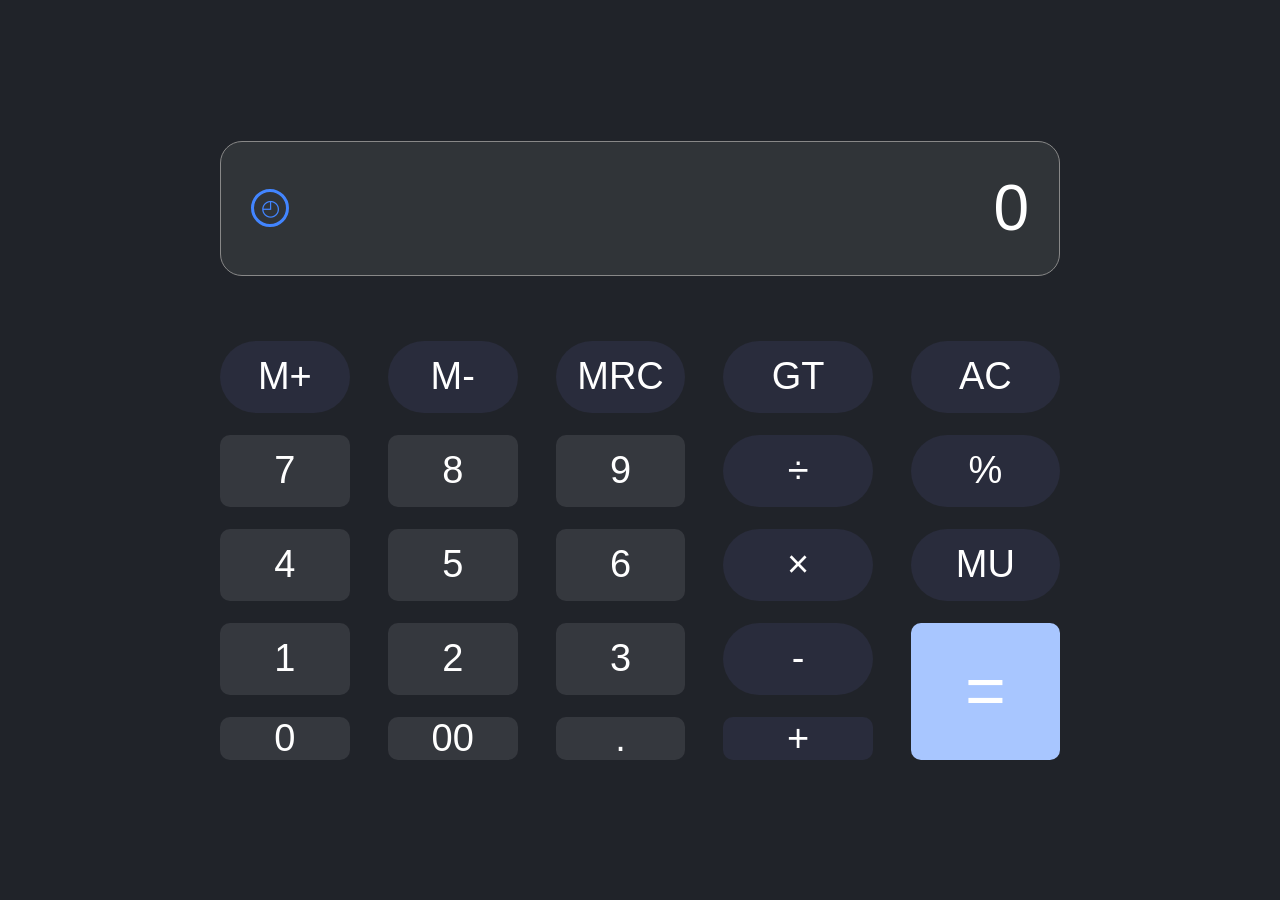
<file: src/index.html>
<!doctype html>
<html lang="en">
  <head>
    <meta charset="UTF-8" />
    <meta name="viewport" content="width=device-width, initial-scale=1.0" />
    <title>Calculator</title>

    <link rel="stylesheet" href="style.css" />
  </head>

  <body>
    <div class="calculator">
      <!-- DISPLAY -->
      <div class="display">
        <button
          class="history-btn"
          onclick="window.location.href = 'history.html'"
        >
          ◴
        </button>

        <div class="display-number">0</div>
      </div>

      <!-- TOMBOL KALKULATOR -->
      <div class="buttons">
        <!-- BARIS MEMORY -->
        <button class="btn memory">M+</button>
        <button class="btn memory">M-</button>
        <button class="btn memory">MRC</button>
        <button class="btn memory">GT</button>
        <button class="btn memory">AC</button>

        <!-- BARIS 7 8 9 -->
        <button class="btn number">7</button>
        <button class="btn number">8</button>
        <button class="btn number">9</button>
        <button class="btn operator">÷</button>
        <button class="btn operator">%</button>

        <!-- BARIS 4 5 6 -->
        <button class="btn number">4</button>
        <button class="btn number">5</button>
        <button class="btn number">6</button>
        <button class="btn operator">×</button>
        <button class="btn operator">MU</button>

        <!-- BARIS 1 2 3 -->
        <button class="btn number">1</button>
        <button class="btn number">2</button>
        <button class="btn number">3</button>
        <button class="btn operator">-</button>

        <!-- TOMBOL = -->
        <button class="btn equal">=</button>

        <!-- BARIS BAWAH -->
        <button class="btn number">0</button>
        <button class="btn number">00</button>
        <button class="btn number">.</button>
        <button class="btn plus">+</button>
      </div>
    </div>

    <script src="script.js"></script>
  </body>
</html>
</file>
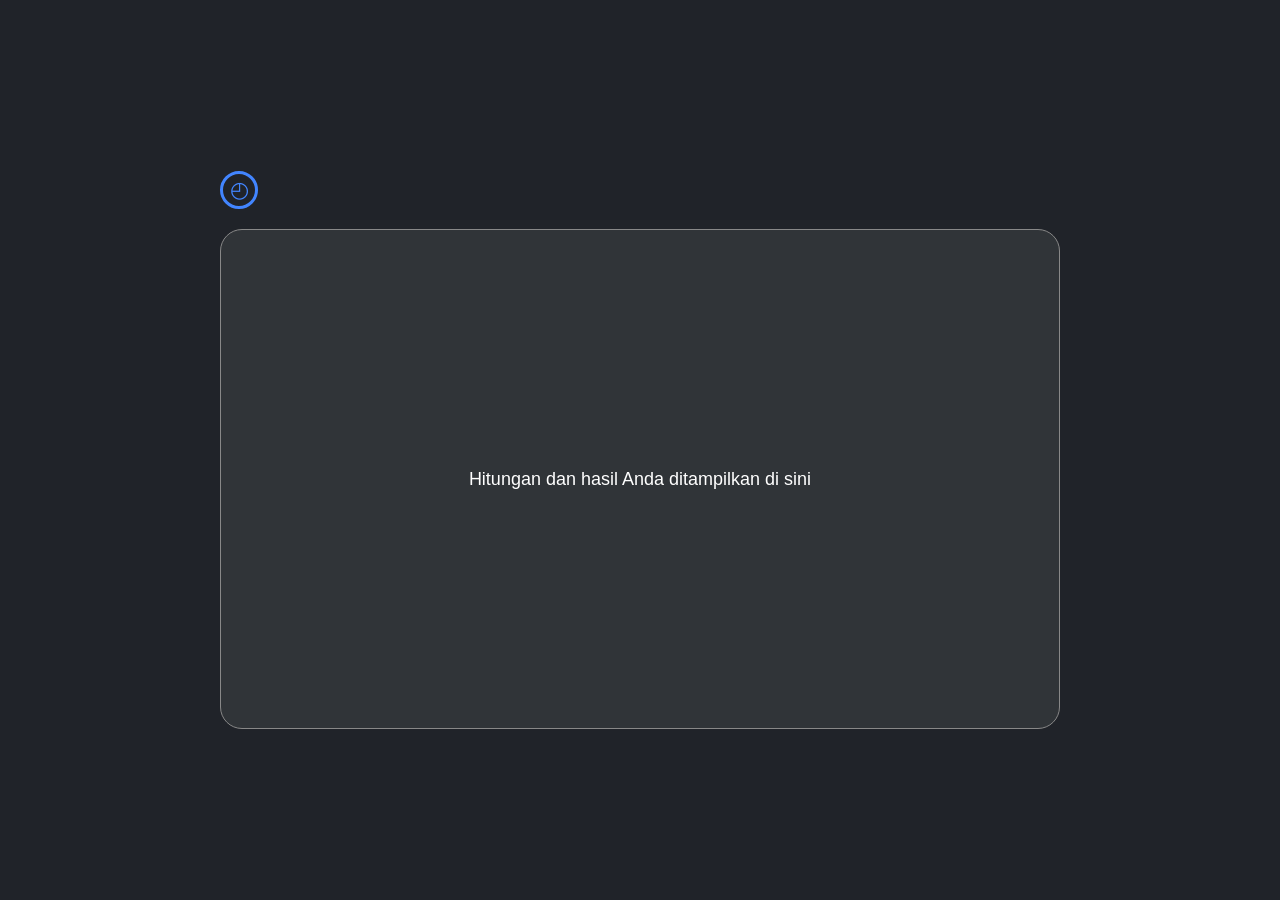
<file: src/history.html>
<!doctype html>
<html lang="en">
  <head>
    <meta charset="UTF-8" />
    <meta name="viewport" content="width=device-width, initial-scale=1.0" />
    <title>History Calculator</title>
    <link rel="stylesheet" href="histori.css" />
  </head>

  <body>
    <main class="history-page">
      <button class="history-btn" onclick="window.location.href = 'index.html'">
        ◴
      </button>

      <div class="history-box">
        <p class="history-empty" id="historyEmpty">
          Hitungan dan hasil Anda ditampilkan di sini
        </p>

        <div class="history-list" id="historyList"></div>
      </div>
    </main>

    <script src="history.js"></script>
  </body>
</html>
</file>
<file: src/style.css>
* {
    margin: 0;
    padding: 0;
    box-sizing: border-box;
}

body {
    min-height: 100vh;

    background: #202329;

    display: flex;
    justify-content: center;
    align-items: center;

    font-family: Arial, sans-serif;
}


/* =========================
   CALCULATOR
========================= */

.calculator {
    width: 900px;
    padding: 30px;
}


/* =========================
   DISPLAY
========================= */

.display {
    width: 100%;
    height: 135px;

    background: #303438;

    border: 1px solid #888;
    border-radius: 22px;

    display: flex;
    align-items: center;
    justify-content: space-between;

    padding: 15px 30px;

    margin-bottom: 65px;

    /* Biar isi tidak keluar kotak */
    overflow: hidden;
}


.history-btn {
    width: 38px;
    height: 38px;

    border-radius: 50%;

    border: 3px solid #4285ff;

    background: transparent;
    color: #4285ff;

    font-size: 22px;

    cursor: pointer;

    /* Ukuran icon jangan mengecil */
    flex-shrink: 0;
}


.display-number {
    flex: 1;
    min-width: 0;

    color: white;
    font-size: 64px;
    font-weight: 400;

    text-align: right;

    overflow: hidden;
    white-space: nowrap;
    text-overflow: ellipsis;
}


/* =========================
   BUTTON GRID
========================= */

.buttons {
    display: grid;

    grid-template-columns:
        repeat(3, 1fr)
        1.15fr
        1.15fr;

    grid-template-rows:
        repeat(4, 72px);

    gap: 22px 38px;
}


/* =========================
   GENERAL BUTTON
========================= */

.btn {
    border: none;

    color: white;

    font-size: 38px;

    cursor: pointer;

    transition: 0.15s;
}


.btn:active {
    transform: scale(0.95);
}


/* =========================
   NUMBER BUTTON
========================= */

.number {
    background: #35383e;

    border-radius: 10px;
}


/* =========================
   MEMORY BUTTON
========================= */

.memory {
    background: #292c3c;

    border-radius: 50px;
}


/* =========================
   OPERATOR BUTTON
========================= */

.operator {
    background: #292c3c;

    border-radius: 50px;
}


/* =========================
   PLUS BUTTON
========================= */

.plus {
    background: #292c3c;

    border-radius: 10px;
}


/* =========================
   EQUAL BUTTON
========================= */

.equal {
    background: #a8c6ff;

    border-radius: 10px;

    font-size: 70px;

    grid-column: 5;

    grid-row: 4 / 6;
}


/* =========================
   HOVER
========================= */

.number:hover {
    background: #41454c;
}

.memory:hover,
.operator:hover,
.plus:hover {
    background: #35394d;
}

.equal:hover {
    background: #b8d1ff;
}


/* =========================
   RESPONSIVE
========================= */

@media (max-width: 950px) {

    .calculator {
        width: 95%;
    }

    .buttons {
        gap: 18px;
    }

    .btn {
        font-size: 30px;
    }
}
</file>
<file: src/histori.css>
* {
    margin: 0;
    padding: 0;
    box-sizing: border-box;
}

body {
    min-height: 100vh;
    background: #202329;

    display: flex;
    justify-content: center;
    align-items: center;

    font-family: Arial, sans-serif;
}

.history-page {
    width: 900px;
    max-width: 95%;
    padding: 30px;
}

/* Tombol kembali */
.history-btn {
    width: 38px;
    height: 38px;

    margin-bottom: 20px;

    border-radius: 50%;
    border: 3px solid #4285ff;

    background: transparent;
    color: #4285ff;

    font-size: 22px;
    cursor: pointer;
}

.history-btn:hover {
    background: #292c3c;
}

/* Kotak History */
.history-box {
    position: relative;

    width: 100%;
    height: 500px;

    padding: 30px;

    background: #303438;
    border: 1px solid #888;
    border-radius: 22px;

    overflow-y: auto;
}

/* Tulisan ketika kosong */
.history-empty {
    position: absolute;

    top: 50%;
    left: 50%;

    transform: translate(-50%, -50%);

    width: 100%;

    color: #ffffff;
    font-size: 18px;
    text-align: center;
}

/* List history */
.history-list {
    display: flex;
    flex-direction: column;
    gap: 15px;
}

/* Setiap hasil perhitungan */
.history-item {
    width: fit-content;

    padding: 10px 18px;

    background: #292c3c;
    border-radius: 12px;

    color: white;
    font-size: 20px;
}

.history-item:hover {
    background: #35394d;
}

@media (max-width: 950px) {
    .history-page {
        width: 95%;
        padding: 20px;
    }

    .history-box {
        height: 450px;
    }
}
</file>
